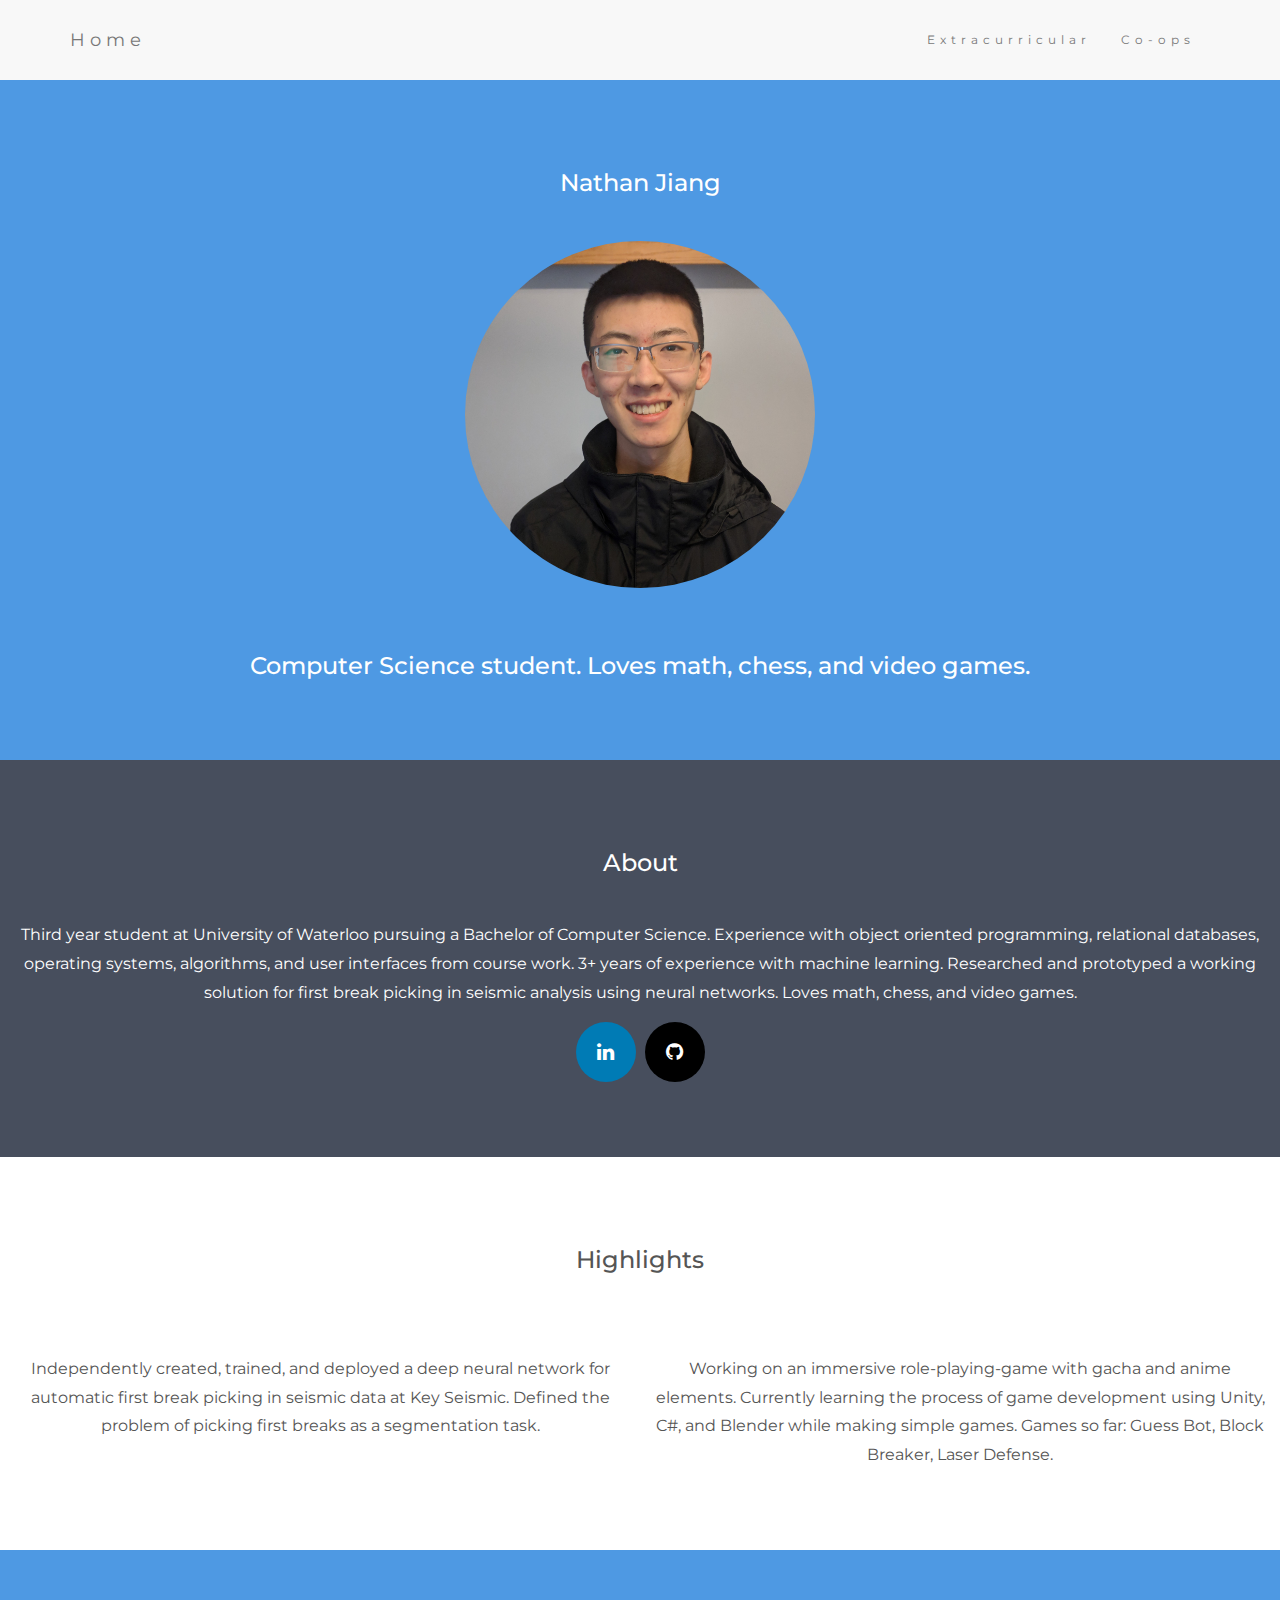
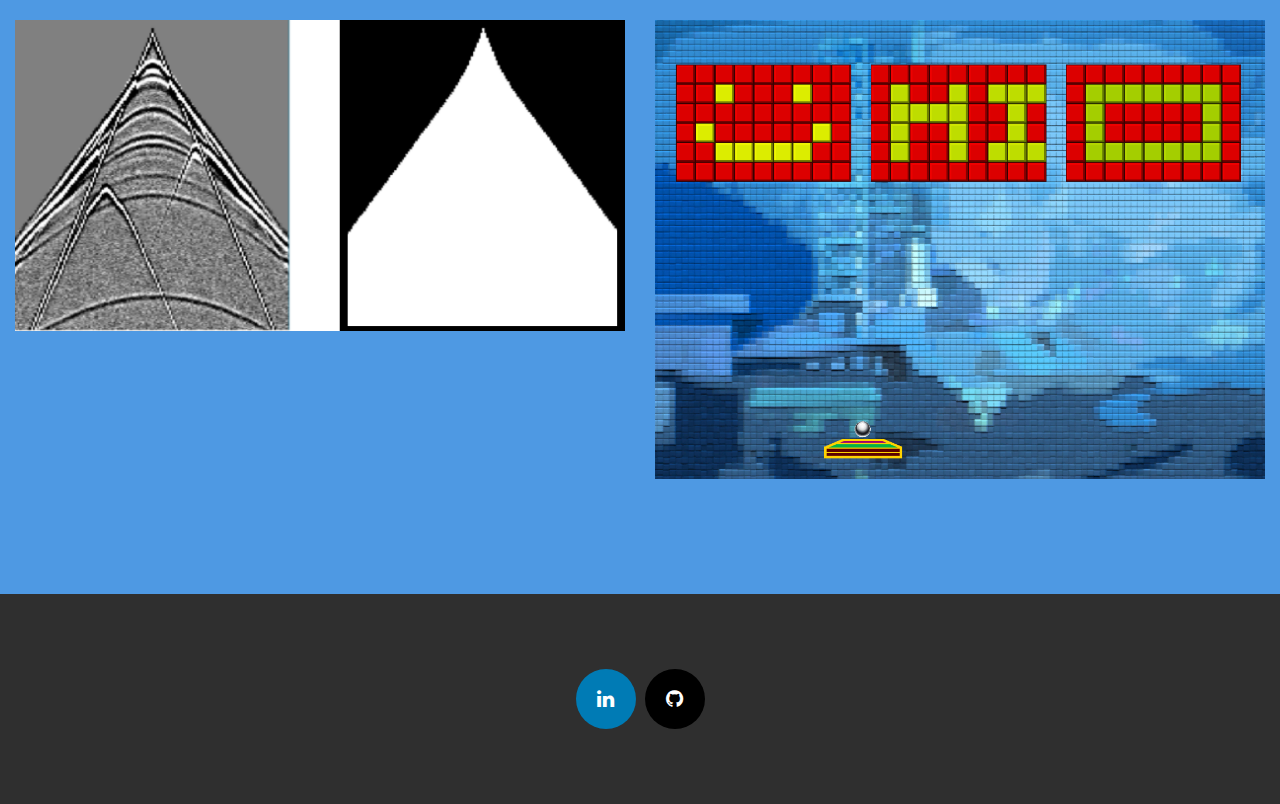
<file: index.html>
<!DOCTYPE html>
<html lang="en">
<head>
    <title>Nathan Kuan Jiang</title>
    <meta charset="utf-8">
    <meta name="viewport" content="width=device-width, initial-scale=1">
  
    <!-- bootstrap -->
    <link rel="stylesheet" href="https://maxcdn.bootstrapcdn.com/bootstrap/3.4.1/css/bootstrap.min.css">
    <script src="https://ajax.googleapis.com/ajax/libs/jquery/3.5.1/jquery.min.js"></script>
    <script src="https://maxcdn.bootstrapcdn.com/bootstrap/3.4.1/js/bootstrap.min.js"></script>
  
    <!-- font -->
    <link href="https://fonts.googleapis.com/css?family=Montserrat" rel="stylesheet">

    <!-- my style -->
    <link rel="stylesheet" type="text/css" href="./style.css">
  
    <!-- icons -->
    <link rel="stylesheet" href="https://cdnjs.cloudflare.com/ajax/libs/font-awesome/4.7.0/css/font-awesome.min.css">

    <!-- favicon -->
    <link rel="icon" href="./Assets/favicon.png">
</head>
<body>

<!-- Navbar -->
<nav class="navbar navbar-default">
    <div class="container">
    <div class="navbar-header">
        <button type="button" class="navbar-toggle" data-toggle="collapse" data-target="#myNavbar">
            <span class="icon-bar"></span>
            <span class="icon-bar"></span>
            <span class="icon-bar"></span>                        
        </button>
        <a class="navbar-brand" href="index.html">Home</a>
    </div>
    <div class="collapse navbar-collapse" id="myNavbar">
        <ul class="nav navbar-nav navbar-right">
            <li><a href="extracurricular.html">Extracurricular</a></li>
            <li><a href="coops.html">Co-ops</a></li>
        </ul>
    </div>
    </div>
</nav>

<!-- First Container -->
<div class="container-fluid bg-1 text-center">
    <h3 class="margin">Nathan Jiang</h3>
    <img src="./Assets/ProfilePic.jpg" class="img-responsive img-circle margin" style="display:inline" alt="Profile picture" width="350" height="350">
    <h3>Computer Science student. Loves math, chess, and video games.</h3>
</div>

<!-- Second Container -->
<div class="container-fluid bg-2 text-center">
    <h3 class="margin">About</h3>
    <p>Third year student at University of Waterloo pursuing a Bachelor of Computer Science. Experience with object oriented programming, relational databases, operating systems, algorithms, and user interfaces from course work. 3+ years of experience with machine learning. Researched and prototyped a working solution for first break picking in seismic analysis using neural networks. Loves math, chess, and video games.</p>
    <a href="https://www.linkedin.com/in/nathankuanjiang/" target=�_blank� class="fa fa-linkedin"></a>
    <a href="https://github.com/thekuhaku" target=�_blank� class="fa fa-github"></a>
</div>

<!-- Third Container (Grid) -->
<div class="container-fluid bg-3 text-center">    
    <h3 class="margin">Highlights</h3><br>
    <div class="row">
        <div class="col-sm-6">
            <p>Independently created, trained, and deployed a deep neural network for automatic first break picking in seismic data at Key Seismic. Defined the problem of picking first breaks as a segmentation task.</p>
        </div>
        <div class="col-sm-6"> 
            <p>Working on an immersive role-playing-game with gacha and anime elements. Currently learning the process of game development using Unity, C#, and Blender while making simple games. Games so far: Guess Bot, Block Breaker, Laser Defense.</p>
        </div>
    </div>
</div>

<!-- Fourth Container (Grid) -->
<div class="container-fluid bg-1 text-center">
    <div class="row">
        <div class="col-sm-6">
            <img src="Assets/FBP.png" class="img-responsive margin" style="width:100%" alt="First break picking image">
        </div>
        <div class="col-sm-6"> 
            <img src="Assets/BlockBreaker.png" class="img-responsive margin" style="width:100%" alt="Block Breaker game">
        </div>
    </div>
</div>

<!-- Footer -->
<footer class="container-fluid bg-4 text-center">
    <a href="https://www.linkedin.com/in/nathankuanjiang/" target=�_blank� class="fa fa-linkedin"></a>
    <a href="https://github.com/thekuhaku" target=�_blank� class="fa fa-github"></a>
</footer>

</body>
</html>
</file>
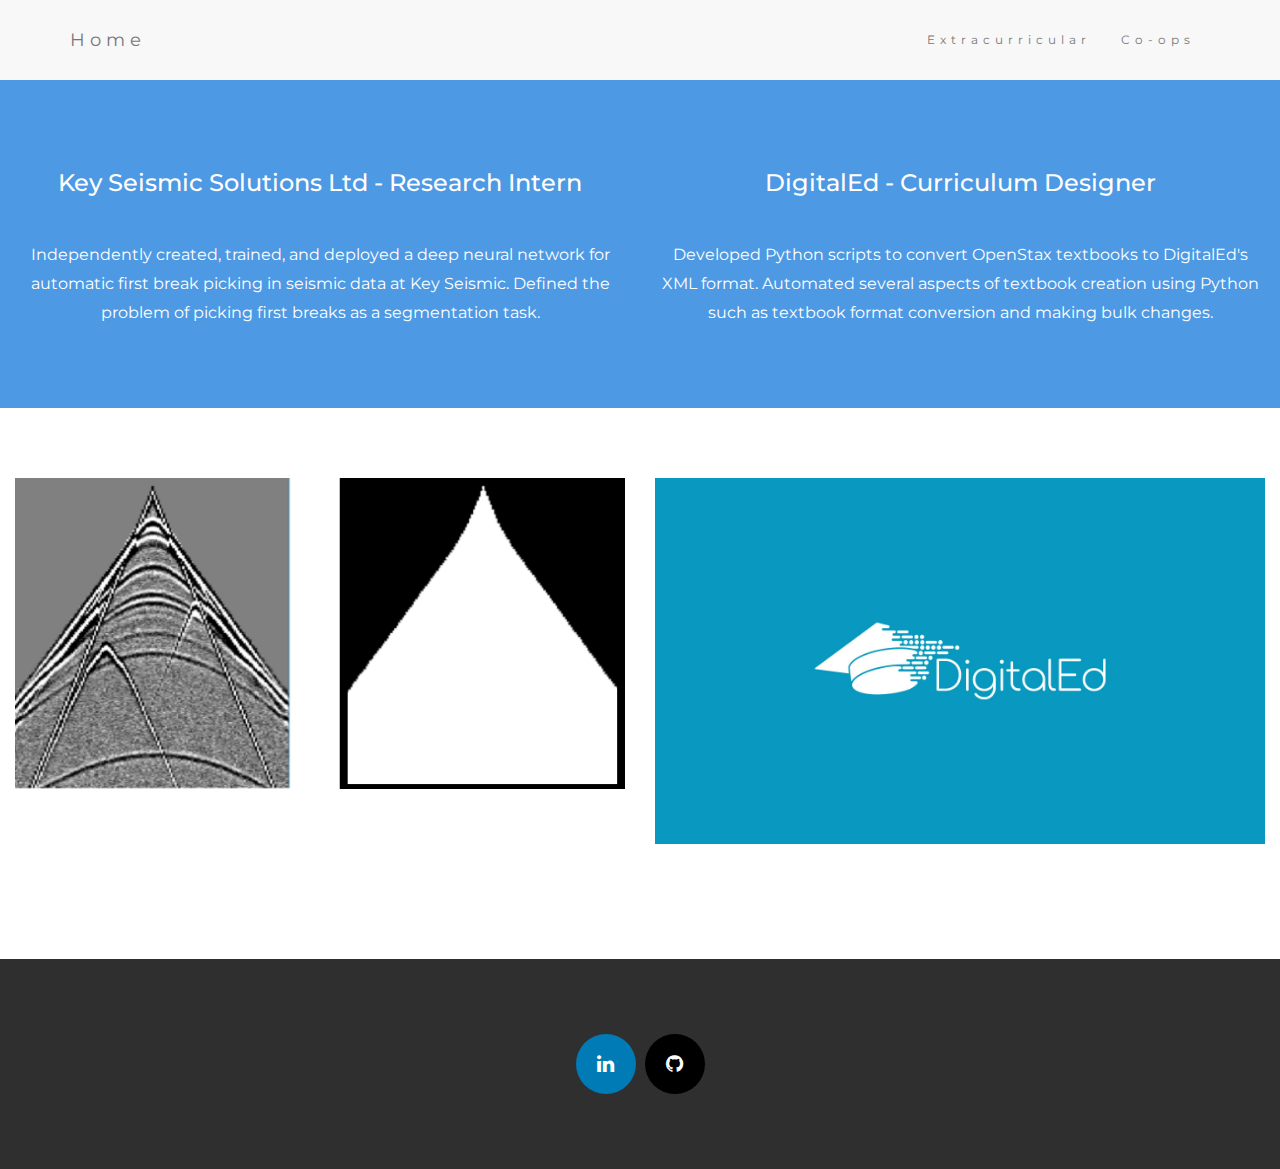
<file: coops.html>
<!DOCTYPE html>
<html lang="en">
<head>
    <title>Nathan Kuan Jiang</title>
    <meta charset="utf-8">
    <meta name="viewport" content="width=device-width, initial-scale=1">
  
    <!-- bootstrap -->
    <link rel="stylesheet" href="https://maxcdn.bootstrapcdn.com/bootstrap/3.4.1/css/bootstrap.min.css">
    <script src="https://ajax.googleapis.com/ajax/libs/jquery/3.5.1/jquery.min.js"></script>
    <script src="https://maxcdn.bootstrapcdn.com/bootstrap/3.4.1/js/bootstrap.min.js"></script>
  
    <!-- font -->
    <link href="https://fonts.googleapis.com/css?family=Montserrat" rel="stylesheet">

    <!-- my style -->
    <link rel="stylesheet" type="text/css" href="./style.css">
  
    <!-- icons -->
    <link rel="stylesheet" href="https://cdnjs.cloudflare.com/ajax/libs/font-awesome/4.7.0/css/font-awesome.min.css">

    <!-- favicon -->
    <link rel="icon" href="./Assets/favicon.png">
</head>
<body>

<!-- Navbar -->
<nav class="navbar navbar-default">
    <div class="container">
    <div class="navbar-header">
        <button type="button" class="navbar-toggle" data-toggle="collapse" data-target="#myNavbar">
            <span class="icon-bar"></span>
            <span class="icon-bar"></span>
            <span class="icon-bar"></span>                      
        </button>
        <a class="navbar-brand" href="index.html">Home</a>
    </div>
    <div class="collapse navbar-collapse" id="myNavbar">
        <ul class="nav navbar-nav navbar-right">
            <li><a href="extracurricular.html">Extracurricular</a></li>
            <li><a href="coops.html">Co-ops</a></li>
        </ul>
    </div>
    </div>
</nav>

<!-- First Container (Grid) -->
<div class="container-fluid bg-1 text-center">
    <div class="row">
        <div class="col-sm-6">
            <h3 class="margin">Key Seismic Solutions Ltd - Research Intern</h3>
            <p>Independently created, trained, and deployed a deep neural network for automatic first break picking in seismic data at Key Seismic. Defined the problem of picking first breaks as a segmentation task.</p>
        </div>
        <div class="col-sm-6">
            <h3 class="margin">DigitalEd - Curriculum Designer</h3>
            <p>Developed Python scripts to convert OpenStax textbooks to DigitalEd's XML format. Automated several aspects of textbook creation using Python such as textbook format conversion and making bulk changes.</p>
        </div>
    </div>
</div>

<!-- Second Container (Grid) -->
<div class="container-fluid bg-3 text-center">
    <div class="row">
        <div class="col-sm-6">
            <img src="Assets/FBP.png" class="img-responsive margin" style="width:100%" alt="First break picking image">
        </div>
        <div class="col-sm-6">
            <img src="Assets/digitaled.jpg" class="img-responsive margin" style="width:100%" alt="DigitalEd logo">
        </div>
    </div>
</div>


<!-- Footer -->
<footer class="container-fluid bg-4 text-center">
    <a href="https://www.linkedin.com/in/nathankuanjiang/" target=�_blank� class="fa fa-linkedin"></a>
    <a href="https://github.com/thekuhaku" target=�_blank� class="fa fa-github"></a>
</footer>

</body>
</html>
</file>
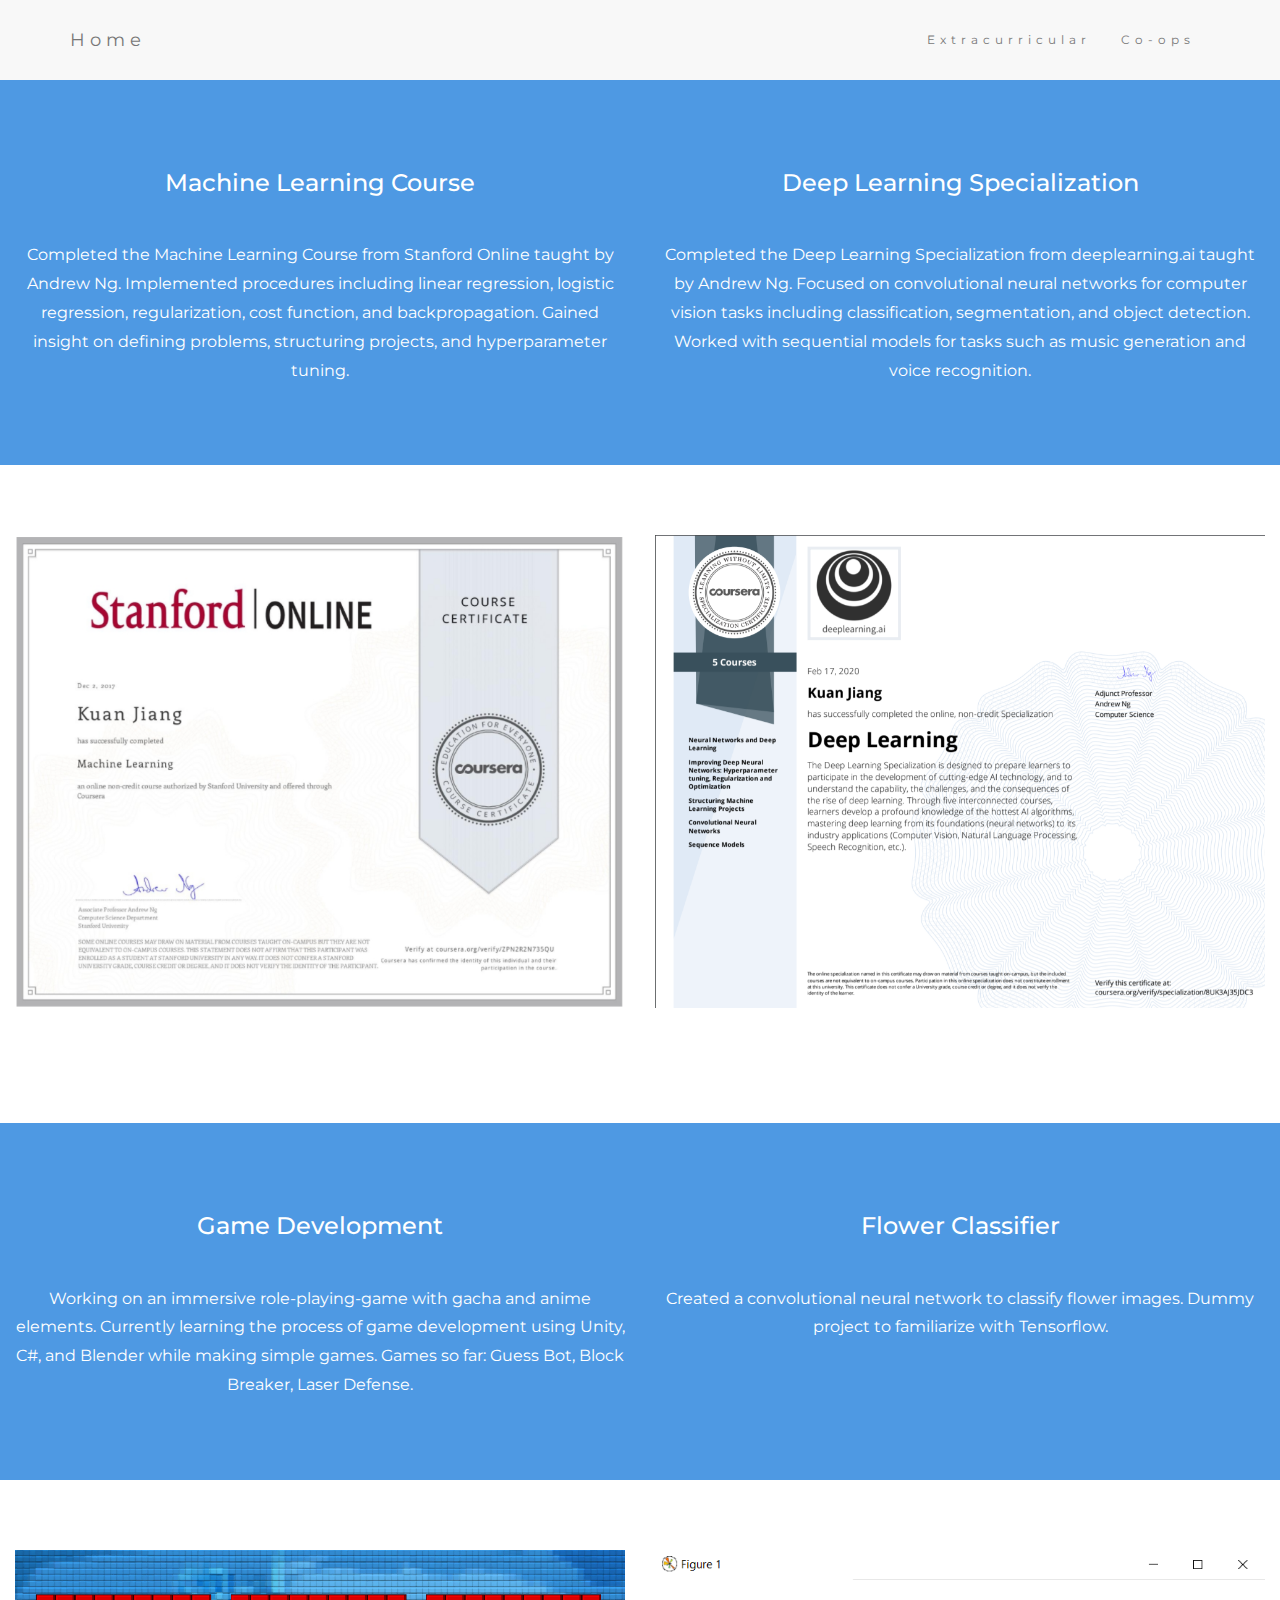
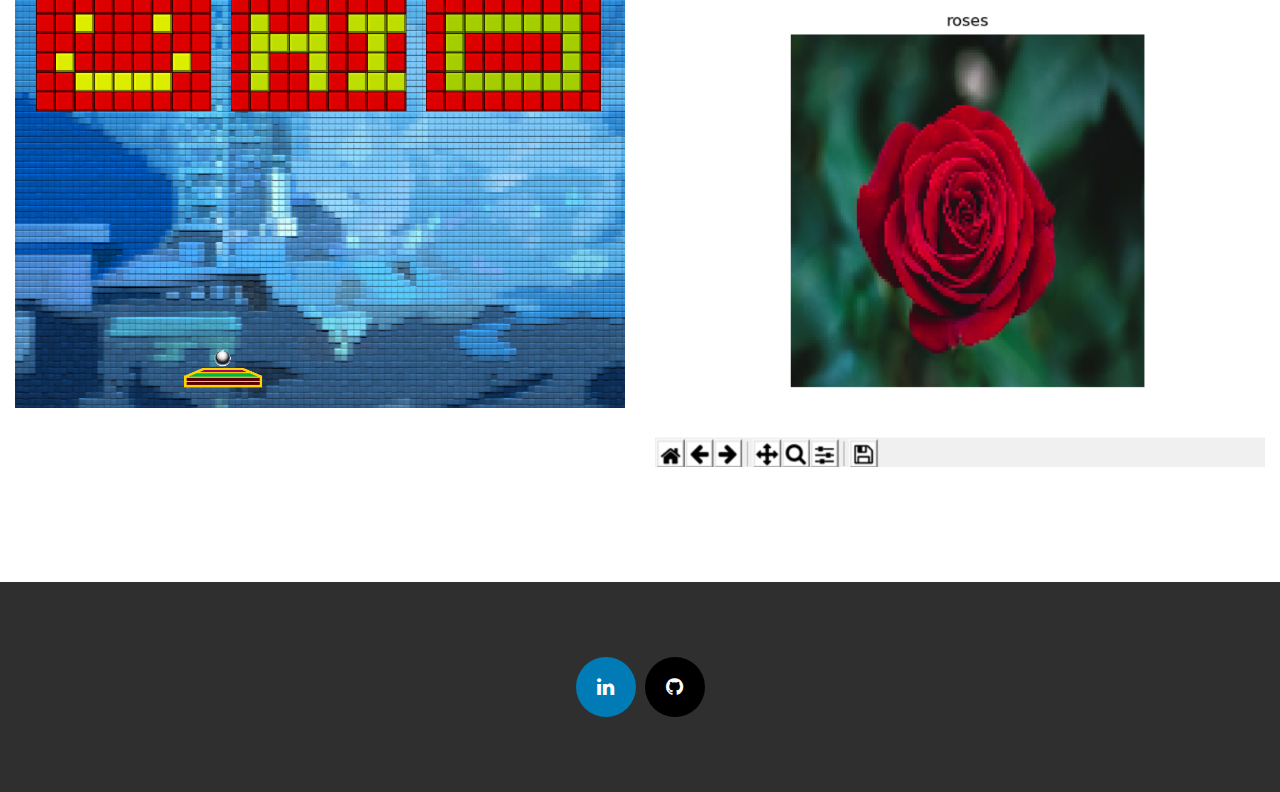
<file: extracurricular.html>
<!DOCTYPE html>
<html lang="en">
<head>
    <title>Nathan Kuan Jiang</title>
    <meta charset="utf-8">
    <meta name="viewport" content="width=device-width, initial-scale=1">
  
    <!-- bootstrap -->
    <link rel="stylesheet" href="https://maxcdn.bootstrapcdn.com/bootstrap/3.4.1/css/bootstrap.min.css">
    <script src="https://ajax.googleapis.com/ajax/libs/jquery/3.5.1/jquery.min.js"></script>
    <script src="https://maxcdn.bootstrapcdn.com/bootstrap/3.4.1/js/bootstrap.min.js"></script>
  
    <!-- font -->
    <link href="https://fonts.googleapis.com/css?family=Montserrat" rel="stylesheet">

    <!-- my style -->
    <link rel="stylesheet" type="text/css" href="./style.css">
  
    <!-- icons -->
    <link rel="stylesheet" href="https://cdnjs.cloudflare.com/ajax/libs/font-awesome/4.7.0/css/font-awesome.min.css">

    <!-- favicon -->
    <link rel="icon" href="./Assets/favicon.png">
</head>
<body>

<!-- Navbar -->
<nav class="navbar navbar-default">
    <div class="container">
    <div class="navbar-header">
        <button type="button" class="navbar-toggle" data-toggle="collapse" data-target="#myNavbar">
            <span class="icon-bar"></span>
            <span class="icon-bar"></span>
            <span class="icon-bar"></span>                        
        </button>
        <a class="navbar-brand" href="index.html">Home</a>
    </div>
    <div class="collapse navbar-collapse" id="myNavbar">
        <ul class="nav navbar-nav navbar-right">
            <li><a href="extracurricular.html">Extracurricular</a></li>
            <li><a href="coops.html">Co-ops</a></li>
        </ul>
    </div>
    </div>
</nav>

<!-- First Container (Grid) -->
<div class="container-fluid bg-1 text-center">
    <div class="row">
        <div class="col-sm-6">
            <h3 class="margin">Machine Learning Course</h3>
            <p>Completed the Machine Learning Course from Stanford Online taught by Andrew Ng. Implemented procedures including linear regression, logistic regression, regularization, cost function, and backpropagation. Gained insight on defining problems, structuring projects, and hyperparameter tuning.</p>
        </div>
        <div class="col-sm-6">
            <h3 class="margin">Deep Learning Specialization</h3>
            <p>Completed the Deep Learning Specialization from deeplearning.ai taught by Andrew Ng. Focused on convolutional neural networks for computer vision tasks including classification, segmentation, and object detection. Worked with sequential models for tasks such as music generation and voice recognition.</p>
        </div>
    </div>
</div>

<!-- Second Container (Grid) -->
<div class="container-fluid bg-3 text-center">
    <div class="row">
        <div class="col-sm-6">
            <img src="Assets/MLCertificate.png" class="img-responsive margin" style="width:100%" alt="Machine Learning Certificate">
        </div>
        <div class="col-sm-6"> 
            <img src="Assets/DLCertificate.png" class="img-responsive margin" style="width:100%" alt="Deep Learning Specialization Certificate">
        </div>
    </div>
</div>

<!-- Third Container (Grid) -->
<div class="container-fluid bg-1 text-center">
    <div class="row">
        <div class="col-sm-6">
            <h3 class="margin">Game Development</h3>
            <p>Working on an immersive role-playing-game with gacha and anime elements. Currently learning the process of game development using Unity, C#, and Blender while making simple games. Games so far: Guess Bot, Block Breaker, Laser Defense.</p>
        </div>
        <div class="col-sm-6">
            <h3 class="margin">Flower Classifier</h3>
            <p>Created a convolutional neural network to classify flower images. Dummy project to familiarize with Tensorflow.</p>
        </div>
    </div>
</div>

<!-- Fourth Container (Grid) -->
<div class="container-fluid bg-3 text-center">
    <div class="row">
        <div class="col-sm-6">
            <img src="Assets/BlockBreaker.png" class="img-responsive margin" style="width:100%" alt="Block Breaker game">
        </div>
        <div class="col-sm-6"> 
            <img src="Assets/flower.png" class="img-responsive margin" style="width:100%" alt="Flower Classification">
        </div>
    </div>
</div>


<!-- Footer -->
<footer class="container-fluid bg-4 text-center">
    <a href="https://www.linkedin.com/in/nathankuanjiang/" target=�_blank� class="fa fa-linkedin"></a>
    <a href="https://github.com/thekuhaku" target=�_blank� class="fa fa-github"></a>
</footer>

</body>
</html>
</file>
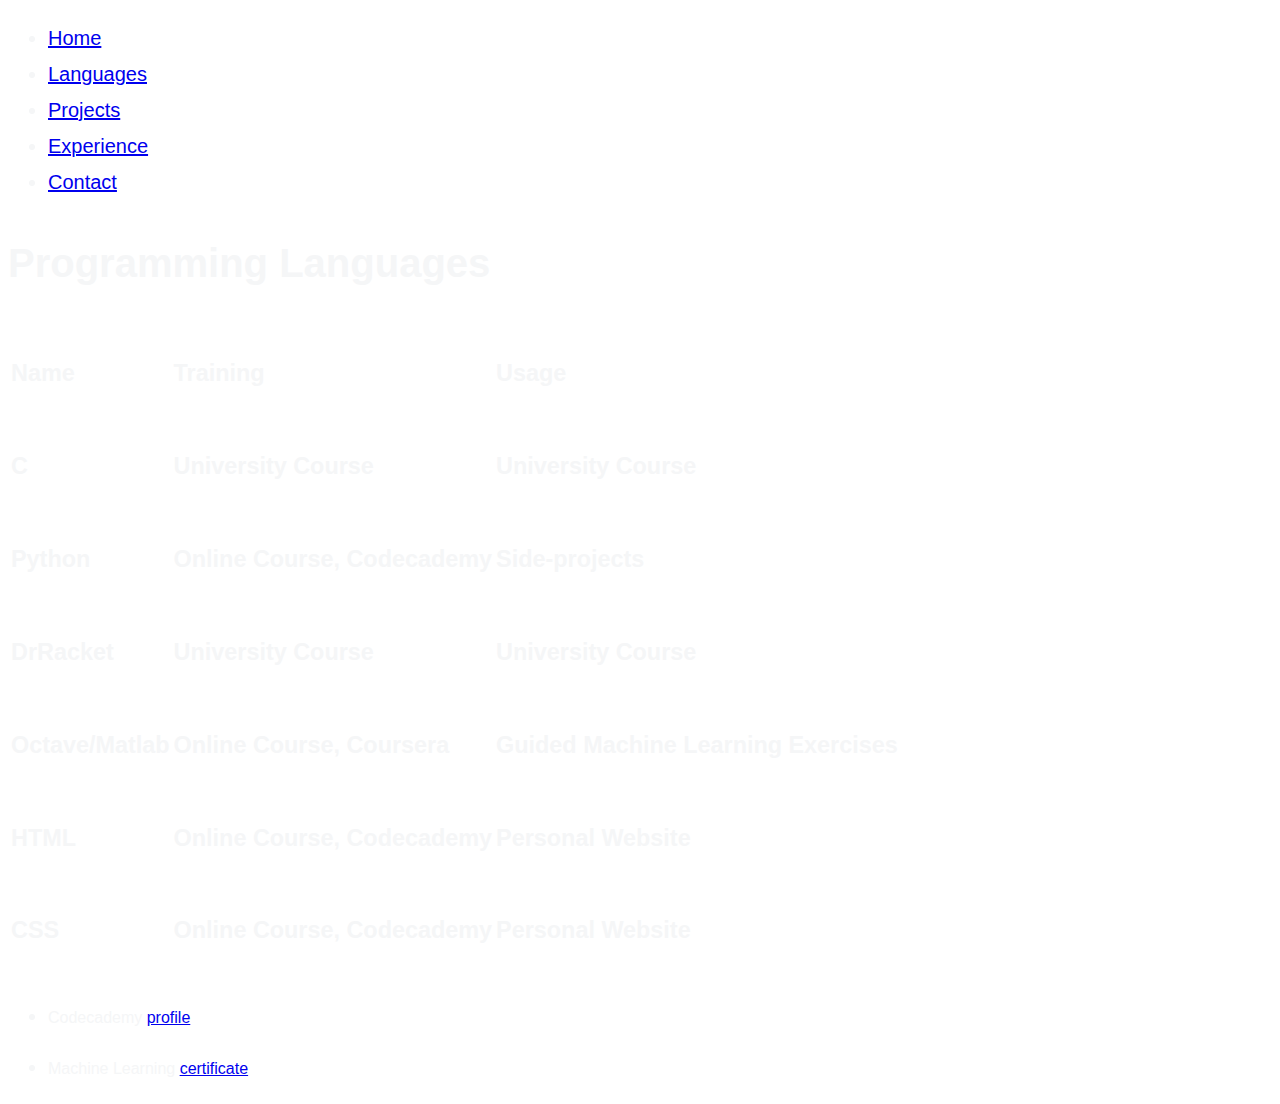
<file: languages.html>
<!DOCTYPE html>
<html>
<head>
	<title>Nathan Kuan Jiang</title>
	<link rel="stylesheet" type="text/css" href="./style.css">
</head>
<body>

  <header>
	  <nav>
		  <ul>
		  	<li><a href="index.html">Home</a></li>
		  	<li><a href="languages.html" class="active">Languages</a></li>
		  	<li><a href="projects.html">Projects</a></li>
		  	<li><a href="experience.html">Experience</a></li>
		  	<li><a href="contact.html">Contact</a></li>
	  	</ul>
  	</nav>
  </header>

	<div class="languages">
		<h1>Programming Languages</h1>
		<table>
			<tbody>
				<tr>
					<td><h3>Name</h3></td>
					<td><h3>Training</h3></td>
					<td><h3>Usage</h3></td>
				</tr>
				<tr>
					<td><h3>C</h3></td>
					<td><h3>University Course</h3></td>
					<td><h3>University Course</h3></td>
				<tr>
					<td><h3>Python</h3></td>
					<td><h3>Online Course, Codecademy</h3></td>
					<td><h3>Side-projects</h3></td>
				</tr>
        <tr>
					<td><h3>DrRacket</h3></td>
					<td><h3>University Course</h3></td>
					<td><h3>University Course</h3></td>
				</tr>
        <tr>
					<td><h3>Octave/Matlab</h3></td>
					<td><h3>Online Course, Coursera</h3></td>
					<td><h3>Guided Machine Learning Exercises</h3></td>
				</tr>
				<tr>
					<td><h3>HTML</h3></td>
					<td><h3>Online Course, Codecademy</h3></td>
					<td><h3>Personal Website</h3></td>
				</tr>
				<tr>
					<td><h3>CSS</h3></td>
					<td><h3>Online Course, Codecademy</h3></td>
					<td><h3>Personal Website</h3></td>
				</tr>
			</tbody>
		</table>
    <div>
      <ul>
        <li><p>Codecademy <a href="https://www.codecademy.com/godofplay" target="_blank">profile</a></p></li>
        <li><p>Machine Learning <a href="https://www.coursera.org/account/accomplishments/verify/ZPN2R2N735QU" target="_blank">certificate</a></p></li>
      </ul>
    </div>
	</div>
</body>
</html>
</file>
<file: style.css>
body {
	font: 20px Montserrat, sans-serif;
	line-height: 1.8;
	color: #f5f6f7;
}


p {
	font-size: 16px;
}


.margin {
	margin-bottom: 45px;
}


.bg-1 { 
	background-color: #4E99E3; /* Light Blue */
	color: #ffffff;
}


.bg-2 { 
	background-color: #474e5d; /* Dark Blue */
	color: #ffffff;
}


.bg-3 { 
	background-color: #ffffff; /* White */
	color: #555555;
}


.bg-4 { 
	background-color: #2f2f2f; /* Black Gray */
	color: #fff;
}


.container-fluid {
	padding-top: 70px;
	padding-bottom: 70px;
}


.navbar {
	padding-top: 15px;
	padding-bottom: 15px;
	border: 0;
	border-radius: 0;
	margin-bottom: 0;
	font-size: 12px;
	letter-spacing: 5px;
}


.navbar-nav  li a:hover {
	color: #1abc9c !important;
}


/* icons */
.fa {
	padding: 20px;
	font-size: 30px;
	width: 60px;
	height: 60px;
	text-align: center;
	text-decoration: none;
	margin: 5px 2px;
	border-radius: 50%;
}
.fa:hover {
	opacity: 0.7;
}
.fa-linkedin {
	background: #007bb5;
	color: white;
}
.fa-github {
	background: #000000;
	color: white;
}
</file>
